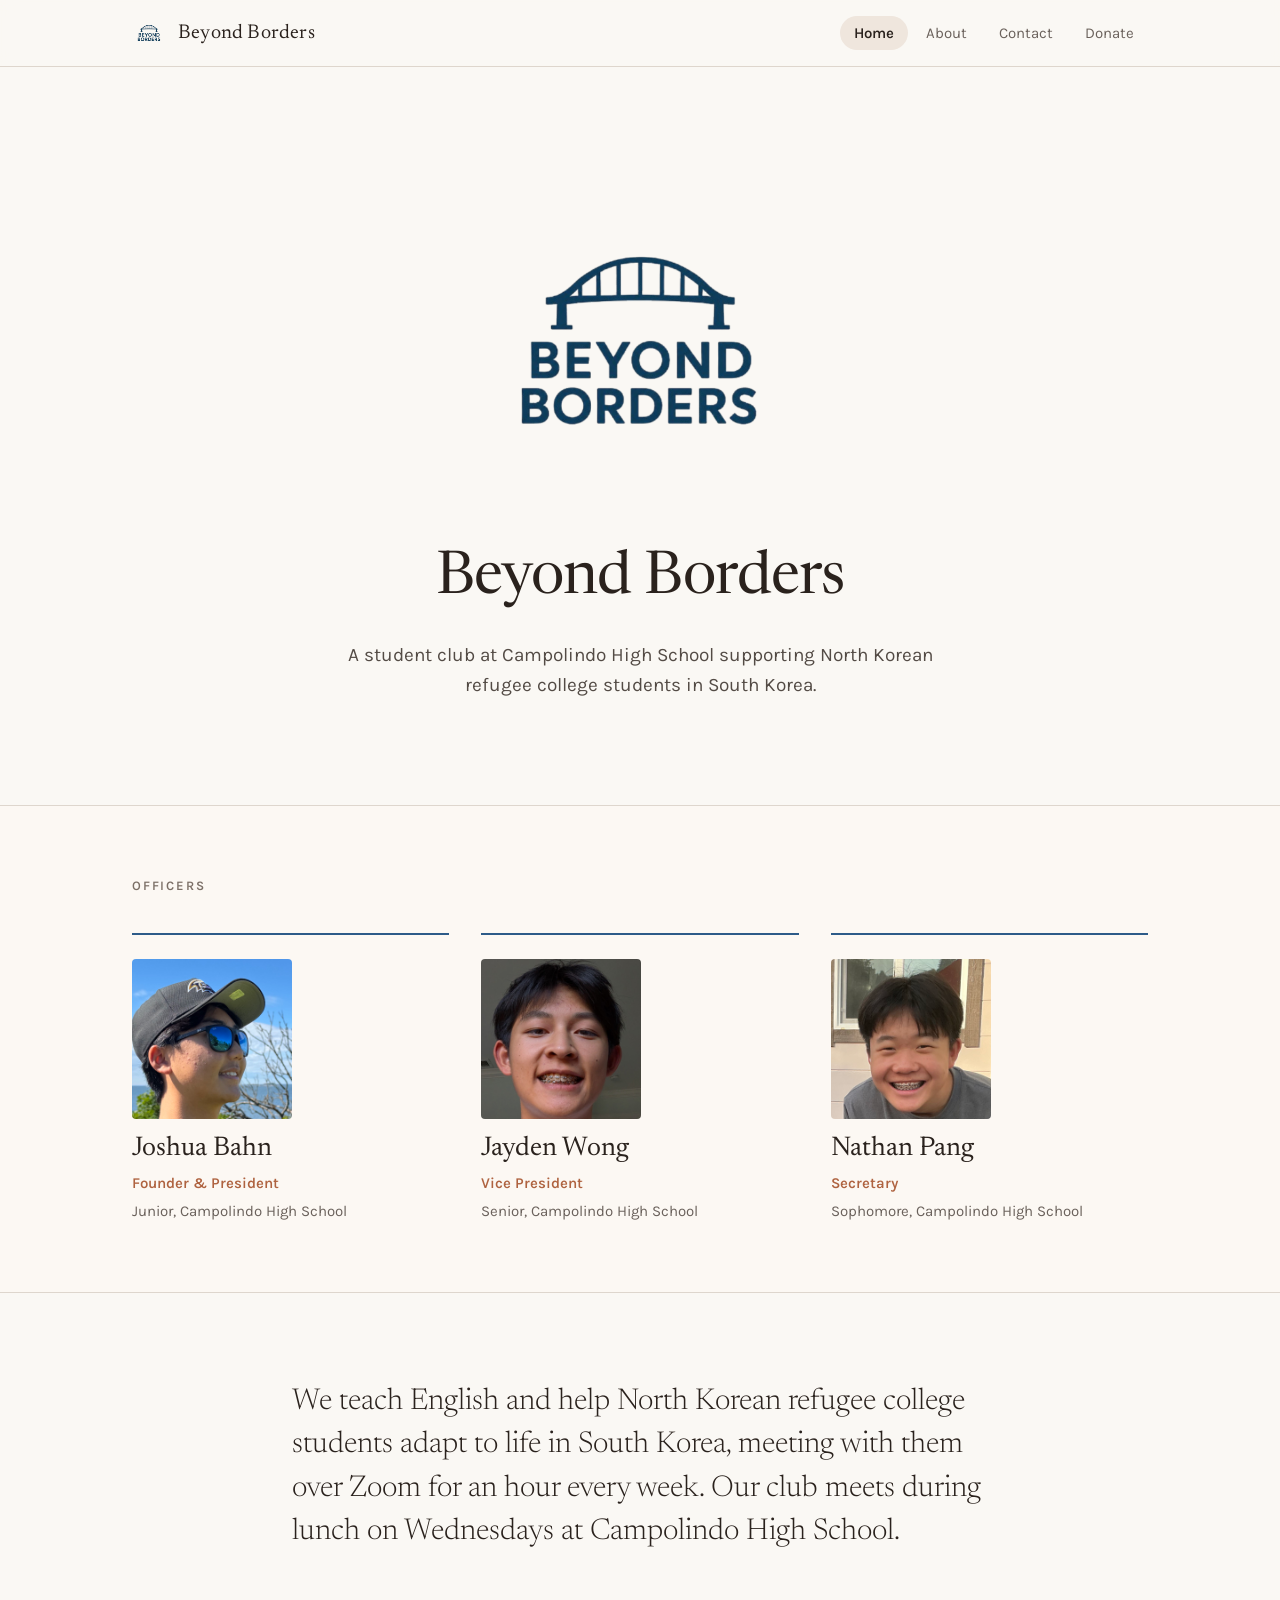
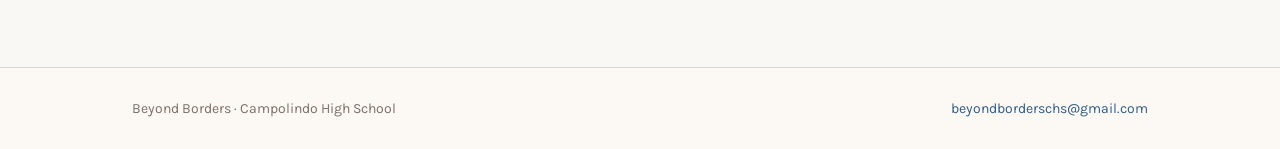
<file: index.html>
<!DOCTYPE html>
<html lang="en">
<head>
<meta charset="utf-8">
<meta name="viewport" content="width=device-width, initial-scale=1">
<title>Beyond Borders · Campolindo High School</title>
<meta name="description" content="A student club at Campolindo High School supporting North Korean refugee college students in South Korea.">
<link rel="canonical" href="/">
<link rel="icon" href="/assets/favicon.svg" type="image/svg+xml">
<link rel="apple-touch-icon" href="/assets/logo.png">

<meta property="og:type" content="website">
<meta property="og:title" content="Beyond Borders · Campolindo High School">
<meta property="og:description" content="A student club at Campolindo High School supporting North Korean refugee college students in South Korea.">
<meta property="og:image" content="/assets/logo.png">
<meta name="twitter:card" content="summary">

<link rel="preconnect" href="https://fonts.googleapis.com">
<link rel="preconnect" href="https://fonts.gstatic.com" crossorigin>
<link href="https://fonts.googleapis.com/css2?family=Newsreader:ital,opsz,wght@0,6..72,300;0,6..72,400;0,6..72,500;1,6..72,300&amp;family=Karla:wght@400;500;600&amp;display=swap" rel="stylesheet">
<link rel="stylesheet" href="/assets/styles.css">
</head>
<body>

<a class="skip" href="#main">Skip to content</a>

<header class="site-header">
  <div class="site-header__inner">
    <a class="brand" href="/">
      <img class="brand__mark" src="/assets/logo.png" alt="" width="1048" height="1048">
      <span class="brand__name">Beyond Borders</span>
    </a>
    <nav class="nav" aria-label="Primary">
      <a class="nav__link" href="/" aria-current="page">Home</a>
      <a class="nav__link" href="/about">About</a>
      <a class="nav__link" href="/contact">Contact</a>
      <a class="nav__link" href="/donate">Donate</a>
    </nav>
  </div>
</header>

<main id="main" class="page">

  <section class="hero">
    <img class="hero__mark" src="/assets/logo.png" alt="Beyond Borders club logo" width="1048" height="1048">
    <h1 class="hero__title">Beyond Borders</h1>
    <p class="hero__lede">A student club at Campolindo High School supporting North Korean refugee college students in South Korea.</p>
  </section>

  <section class="band band--tint">
    <div class="section">
      <h2 class="eyebrow">Officers</h2>
      <ul class="officers">
        <li class="officer">
          <img class="officer__photo" src="/assets/team/joshua-bahn.jpg" alt="Joshua Bahn" width="720" height="720" loading="lazy" decoding="async">
          <div class="officer__name">Joshua Bahn</div>
          <div class="officer__role">Founder &amp; President</div>
          <div class="officer__year">Junior, Campolindo High School</div>
        </li>
        <li class="officer">
          <img class="officer__photo" src="/assets/team/jayden-wong.jpg" alt="Jayden Wong" width="720" height="720" loading="lazy" decoding="async">
          <div class="officer__name">Jayden Wong</div>
          <div class="officer__role">Vice President</div>
          <div class="officer__year">Senior, Campolindo High School</div>
        </li>
        <li class="officer">
          <img class="officer__photo" src="/assets/team/nathan-pang.jpg" alt="Nathan Pang" width="720" height="720" loading="lazy" decoding="async">
          <div class="officer__name">Nathan Pang</div>
          <div class="officer__role">Secretary</div>
          <div class="officer__year">Sophomore, Campolindo High School</div>
        </li>
      </ul>
    </div>
  </section>

  <section class="band">
    <div class="statement">
      <p>We teach English and help North Korean refugee college students adapt to life in South Korea, meeting with them over Zoom for an hour every week. Our club meets during lunch on Wednesdays at Campolindo High School.</p>
    </div>
  </section>

</main>

<footer class="site-footer">
  <div class="site-footer__inner">
    <span>Beyond Borders · Campolindo High School</span>
    <a href="mailto:beyondborderschs@gmail.com">beyondborderschs@gmail.com</a>
  </div>
</footer>

</body>
</html>
</file>
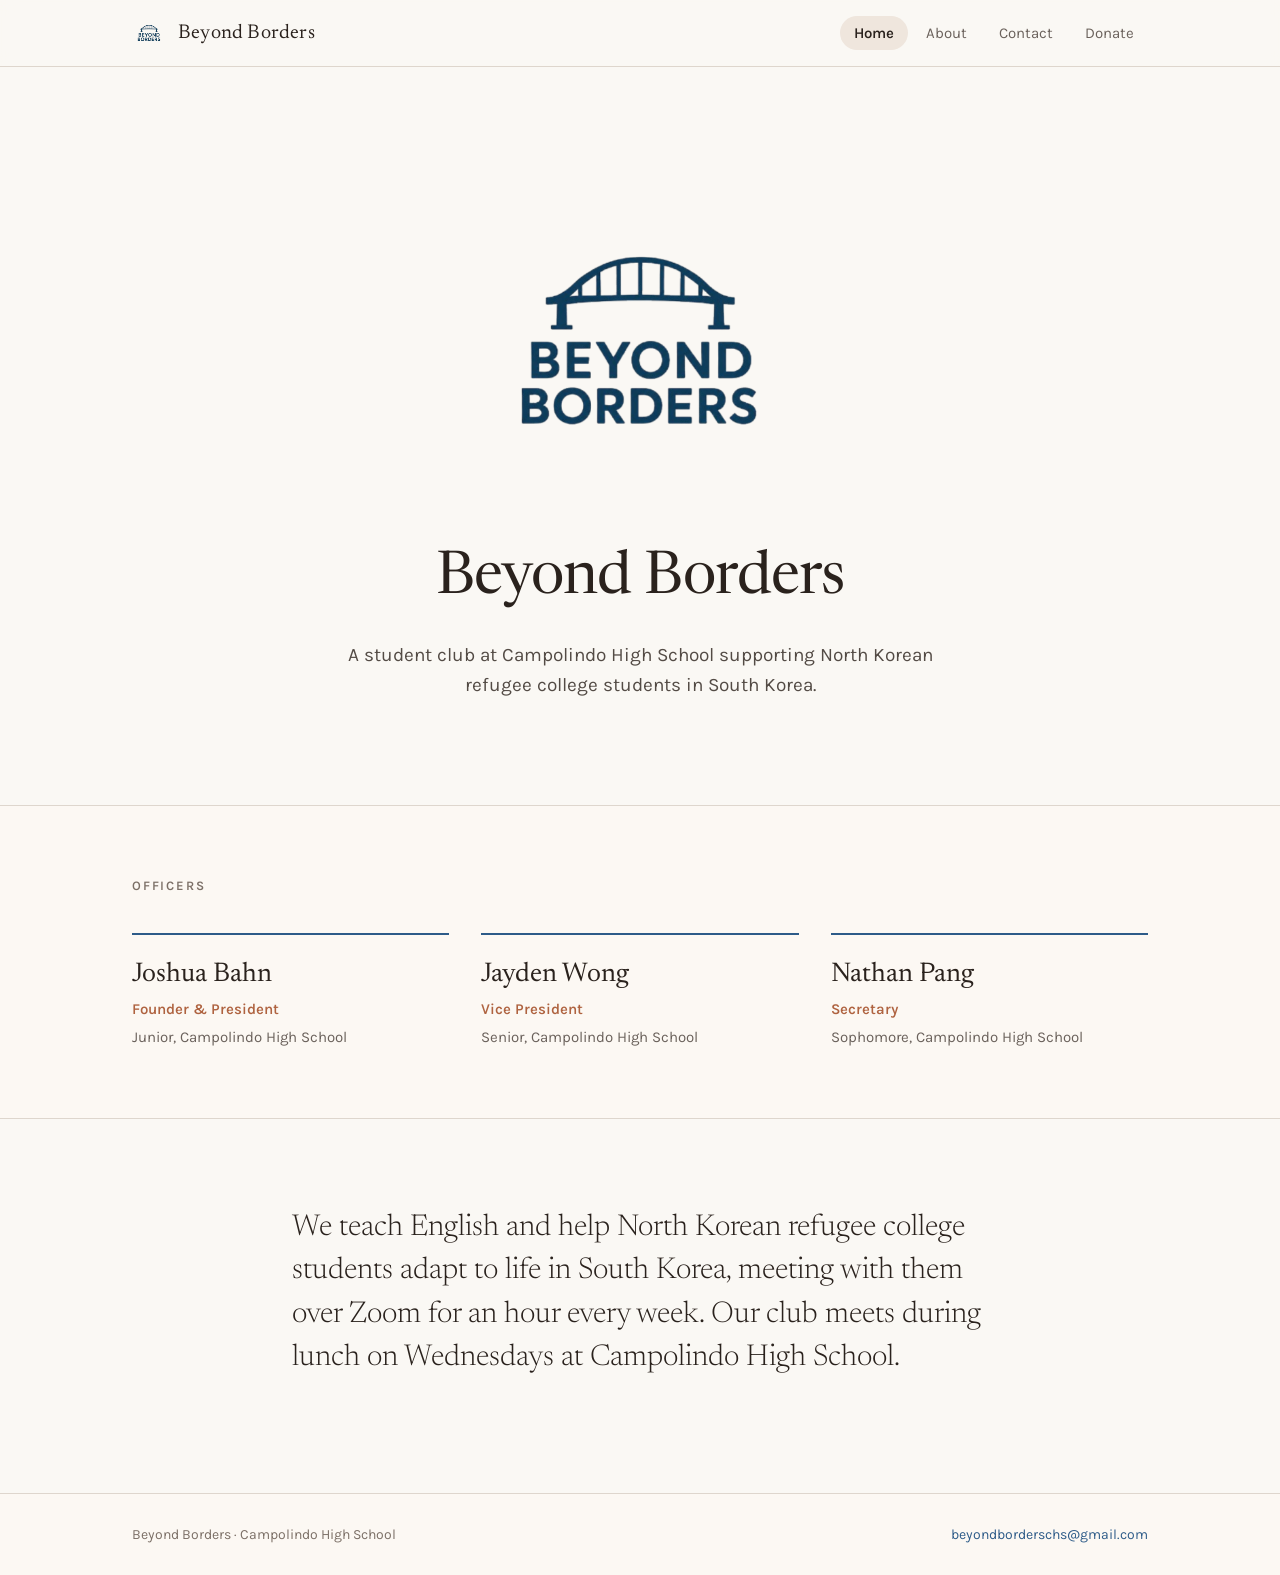
<file: BeyondBorders/index.html>
<!DOCTYPE html>
<html lang="en">
<head>
<meta charset="utf-8">
<meta name="viewport" content="width=device-width, initial-scale=1">
<title>Beyond Borders · Campolindo High School</title>
<meta name="description" content="A student club at Campolindo High School supporting North Korean refugee college students in South Korea.">
<link rel="canonical" href="/">
<link rel="icon" href="/assets/favicon.svg" type="image/svg+xml">
<link rel="apple-touch-icon" href="/assets/logo.png">

<meta property="og:type" content="website">
<meta property="og:title" content="Beyond Borders · Campolindo High School">
<meta property="og:description" content="A student club at Campolindo High School supporting North Korean refugee college students in South Korea.">
<meta property="og:image" content="/assets/logo.png">
<meta name="twitter:card" content="summary">

<link rel="preconnect" href="https://fonts.googleapis.com">
<link rel="preconnect" href="https://fonts.gstatic.com" crossorigin>
<link href="https://fonts.googleapis.com/css2?family=Newsreader:ital,opsz,wght@0,6..72,300;0,6..72,400;0,6..72,500;1,6..72,300&amp;family=Karla:wght@400;500;600&amp;display=swap" rel="stylesheet">
<link rel="stylesheet" href="/assets/styles.css">
</head>
<body>

<a class="skip" href="#main">Skip to content</a>

<header class="site-header">
  <div class="site-header__inner">
    <a class="brand" href="/">
      <img class="brand__mark" src="/assets/logo.png" alt="" width="1246" height="1262">
      <span class="brand__name">Beyond Borders</span>
    </a>
    <nav class="nav" aria-label="Primary">
      <a class="nav__link" href="/" aria-current="page">Home</a>
      <a class="nav__link" href="/about">About</a>
      <a class="nav__link" href="/contact">Contact</a>
      <a class="nav__link" href="/donate">Donate</a>
    </nav>
  </div>
</header>

<main id="main" class="page">

  <section class="hero">
    <img class="hero__mark" src="/assets/logo.png" alt="Beyond Borders club logo" width="1246" height="1262">
    <h1 class="hero__title">Beyond Borders</h1>
    <p class="hero__lede">A student club at Campolindo High School supporting North Korean refugee college students in South Korea.</p>
  </section>

  <section class="band band--tint">
    <div class="section">
      <h2 class="eyebrow">Officers</h2>
      <ul class="officers">
        <li class="officer">
          <div class="officer__name">Joshua Bahn</div>
          <div class="officer__role">Founder &amp; President</div>
          <div class="officer__year">Junior, Campolindo High School</div>
        </li>
        <li class="officer">
          <div class="officer__name">Jayden Wong</div>
          <div class="officer__role">Vice President</div>
          <div class="officer__year">Senior, Campolindo High School</div>
        </li>
        <li class="officer">
          <div class="officer__name">Nathan Pang</div>
          <div class="officer__role">Secretary</div>
          <div class="officer__year">Sophomore, Campolindo High School</div>
        </li>
      </ul>
    </div>
  </section>

  <section class="band">
    <div class="statement">
      <p>We teach English and help North Korean refugee college students adapt to life in South Korea, meeting with them over Zoom for an hour every week. Our club meets during lunch on Wednesdays at Campolindo High School.</p>
    </div>
  </section>

</main>

<footer class="site-footer">
  <div class="site-footer__inner">
    <span>Beyond Borders · Campolindo High School</span>
    <a href="mailto:beyondborderschs@gmail.com">beyondborderschs@gmail.com</a>
  </div>
</footer>

</body>
</html>
</file>
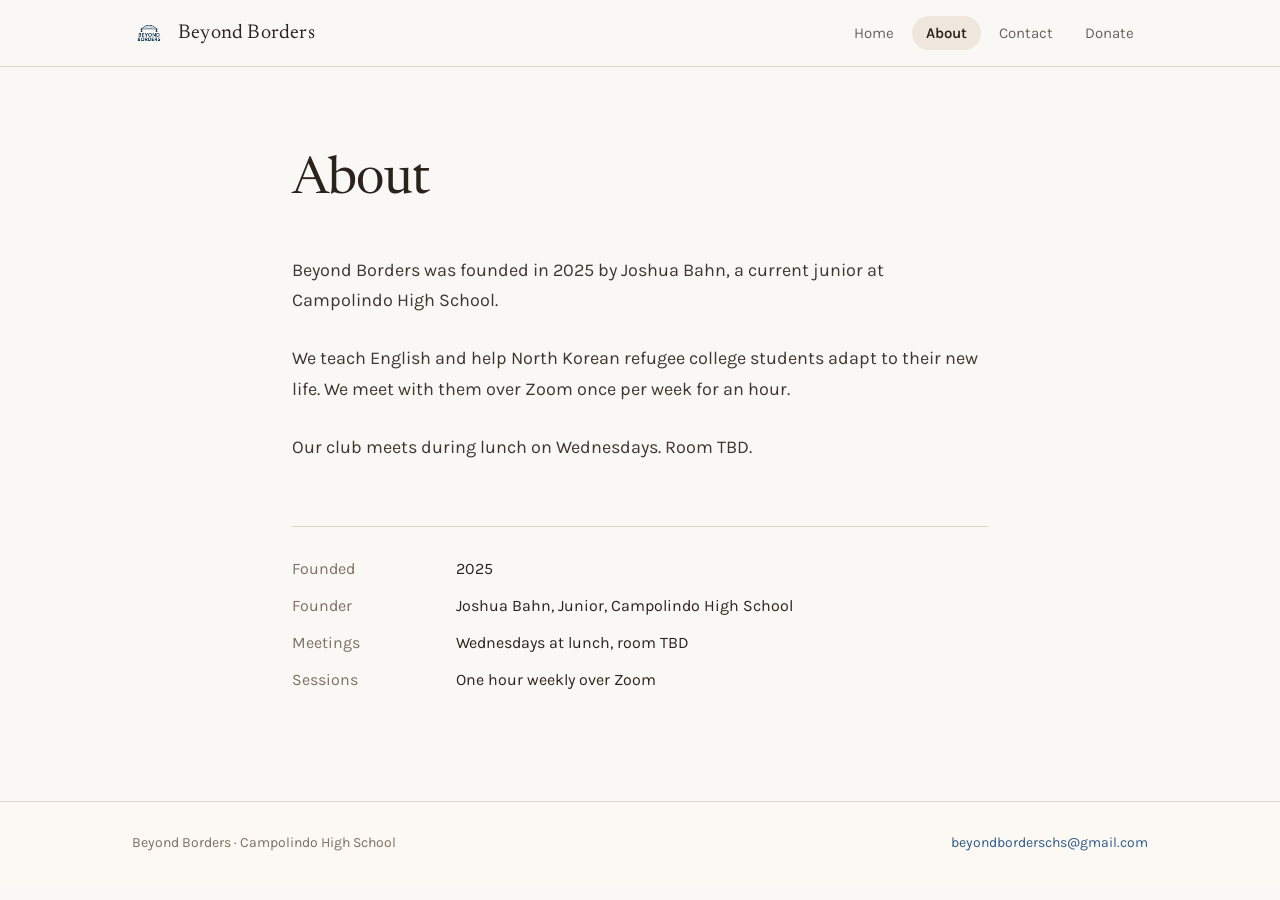
<file: about.html>
<!DOCTYPE html>
<html lang="en">
<head>
<meta charset="utf-8">
<meta name="viewport" content="width=device-width, initial-scale=1">
<title>About · Beyond Borders</title>
<meta name="description" content="Beyond Borders was founded in 2025 at Campolindo High School. We teach English and help North Korean refugee college students adapt to life in South Korea.">
<link rel="canonical" href="/about">
<link rel="icon" href="/assets/favicon.svg" type="image/svg+xml">
<link rel="apple-touch-icon" href="/assets/logo.png">

<meta property="og:type" content="website">
<meta property="og:title" content="About · Beyond Borders">
<meta property="og:description" content="Beyond Borders was founded in 2025 at Campolindo High School.">
<meta property="og:image" content="/assets/logo.png">
<meta name="twitter:card" content="summary">

<link rel="preconnect" href="https://fonts.googleapis.com">
<link rel="preconnect" href="https://fonts.gstatic.com" crossorigin>
<link href="https://fonts.googleapis.com/css2?family=Newsreader:ital,opsz,wght@0,6..72,300;0,6..72,400;0,6..72,500;1,6..72,300&amp;family=Karla:wght@400;500;600&amp;display=swap" rel="stylesheet">
<link rel="stylesheet" href="/assets/styles.css">
</head>
<body>

<a class="skip" href="#main">Skip to content</a>

<header class="site-header">
  <div class="site-header__inner">
    <a class="brand" href="/">
      <img class="brand__mark" src="/assets/logo.png" alt="" width="1048" height="1048">
      <span class="brand__name">Beyond Borders</span>
    </a>
    <nav class="nav" aria-label="Primary">
      <a class="nav__link" href="/">Home</a>
      <a class="nav__link" href="/about" aria-current="page">About</a>
      <a class="nav__link" href="/contact">Contact</a>
      <a class="nav__link" href="/donate">Donate</a>
    </nav>
  </div>
</header>

<main id="main" class="page wrap--read">
  <h1 class="page-title page-title--spaced">About</h1>

  <div class="prose">
    <p>Beyond Borders was founded in 2025 by Joshua Bahn, a current junior at Campolindo High School.</p>
    <p>We teach English and help North Korean refugee college students adapt to their new life. We meet with them over Zoom once per week for an hour.</p>
    <p>Our club meets during lunch on Wednesdays. Room TBD.</p>
  </div>

  <dl class="facts">
    <dt>Founded</dt><dd>2025</dd>
    <dt>Founder</dt><dd>Joshua Bahn, Junior, Campolindo High School</dd>
    <dt>Meetings</dt><dd>Wednesdays at lunch, room TBD</dd>
    <dt>Sessions</dt><dd>One hour weekly over Zoom</dd>
  </dl>
</main>

<footer class="site-footer">
  <div class="site-footer__inner">
    <span>Beyond Borders · Campolindo High School</span>
    <a href="mailto:beyondborderschs@gmail.com">beyondborderschs@gmail.com</a>
  </div>
</footer>

</body>
</html>
</file>
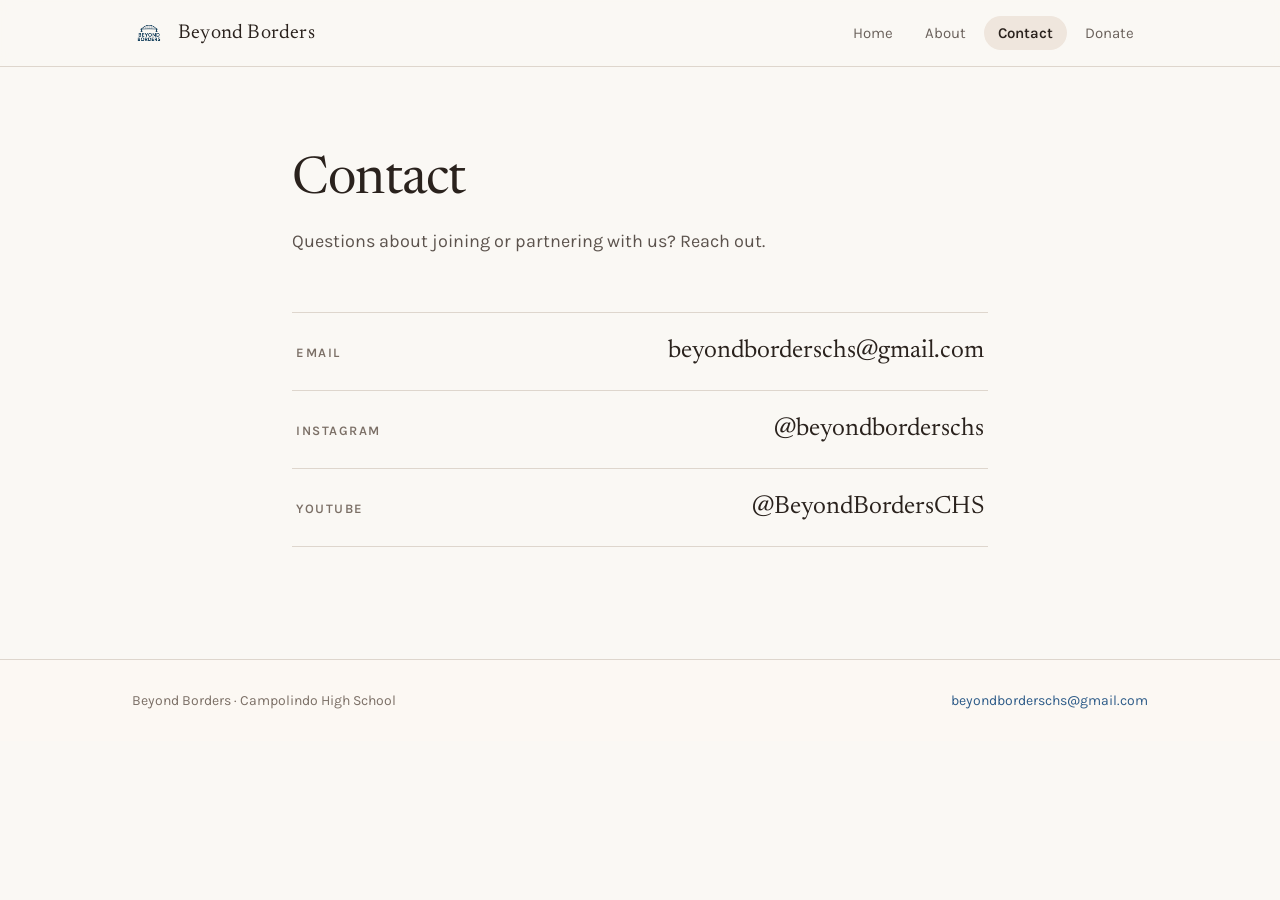
<file: contact.html>
<!DOCTYPE html>
<html lang="en">
<head>
<meta charset="utf-8">
<meta name="viewport" content="width=device-width, initial-scale=1">
<title>Contact · Beyond Borders</title>
<meta name="description" content="Questions about joining or partnering with Beyond Borders at Campolindo High School? Reach out by email, Instagram, or YouTube.">
<link rel="canonical" href="/contact">
<link rel="icon" href="/assets/favicon.svg" type="image/svg+xml">
<link rel="apple-touch-icon" href="/assets/logo.png">

<meta property="og:type" content="website">
<meta property="og:title" content="Contact · Beyond Borders">
<meta property="og:description" content="Questions about joining or partnering with us? Reach out.">
<meta property="og:image" content="/assets/logo.png">
<meta name="twitter:card" content="summary">

<link rel="preconnect" href="https://fonts.googleapis.com">
<link rel="preconnect" href="https://fonts.gstatic.com" crossorigin>
<link href="https://fonts.googleapis.com/css2?family=Newsreader:ital,opsz,wght@0,6..72,300;0,6..72,400;0,6..72,500;1,6..72,300&amp;family=Karla:wght@400;500;600&amp;display=swap" rel="stylesheet">
<link rel="stylesheet" href="/assets/styles.css">
</head>
<body>

<a class="skip" href="#main">Skip to content</a>

<header class="site-header">
  <div class="site-header__inner">
    <a class="brand" href="/">
      <img class="brand__mark" src="/assets/logo.png" alt="" width="1048" height="1048">
      <span class="brand__name">Beyond Borders</span>
    </a>
    <nav class="nav" aria-label="Primary">
      <a class="nav__link" href="/">Home</a>
      <a class="nav__link" href="/about">About</a>
      <a class="nav__link" href="/contact" aria-current="page">Contact</a>
      <a class="nav__link" href="/donate">Donate</a>
    </nav>
  </div>
</header>

<main id="main" class="page wrap--read">
  <h1 class="page-title">Contact</h1>
  <p class="page-lede">Questions about joining or partnering with us? Reach out.</p>

  <div class="channels">
    <a class="channel" href="mailto:beyondborderschs@gmail.com">
      <span class="channel__label">Email</span>
      <span class="channel__value">beyondborderschs@gmail.com</span>
    </a>
    <a class="channel" href="https://www.instagram.com/beyondborderschs" target="_blank" rel="noopener">
      <span class="channel__label">Instagram</span>
      <span class="channel__value">@beyondborderschs</span>
    </a>
    <a class="channel" href="https://www.youtube.com/@BeyondBordersCHS" target="_blank" rel="noopener">
      <span class="channel__label">YouTube</span>
      <span class="channel__value">@BeyondBordersCHS</span>
    </a>
  </div>
</main>

<footer class="site-footer">
  <div class="site-footer__inner">
    <span>Beyond Borders · Campolindo High School</span>
    <a href="mailto:beyondborderschs@gmail.com">beyondborderschs@gmail.com</a>
  </div>
</footer>

</body>
</html>
</file>
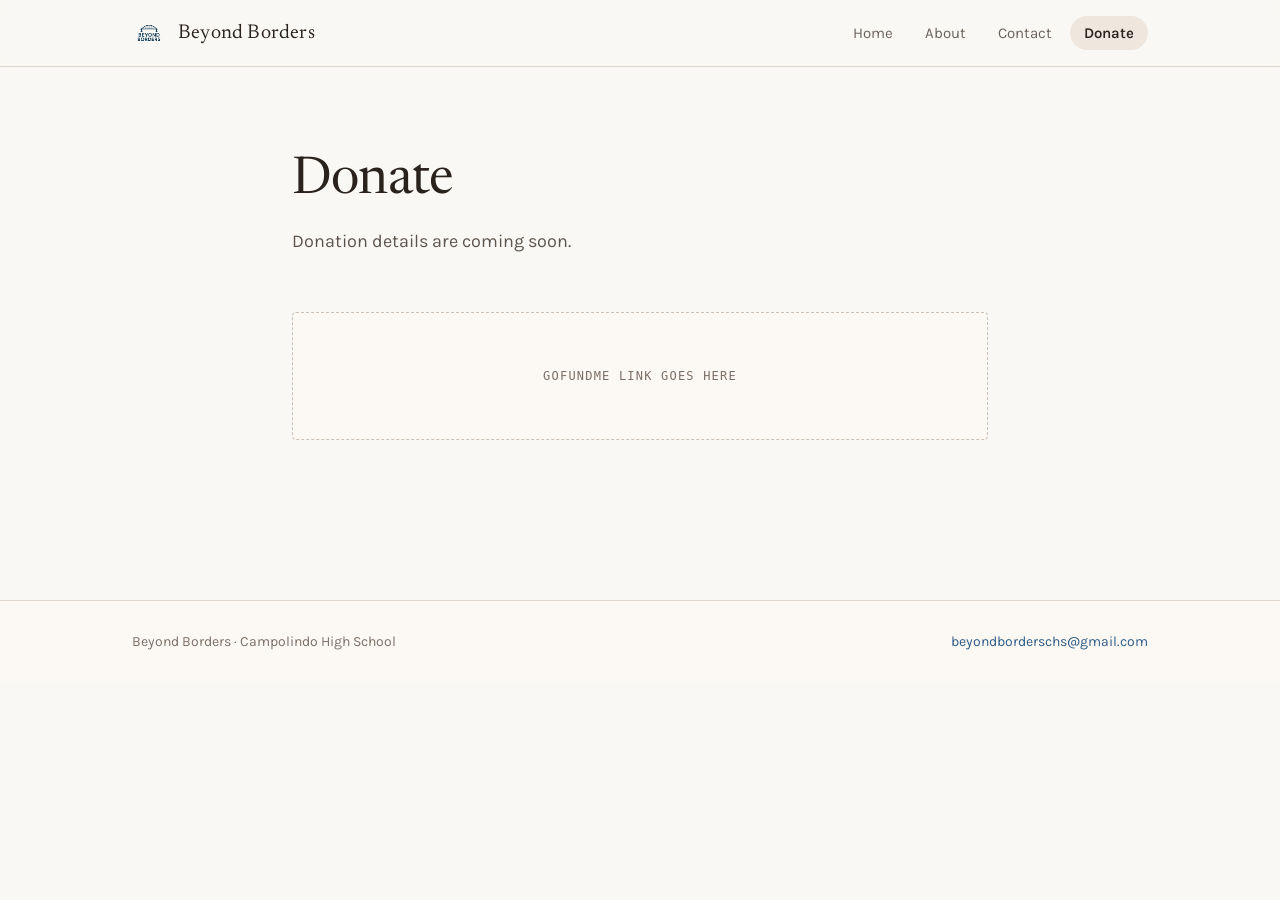
<file: donate.html>
<!DOCTYPE html>
<html lang="en">
<head>
<meta charset="utf-8">
<meta name="viewport" content="width=device-width, initial-scale=1">
<title>Donate · Beyond Borders</title>
<meta name="description" content="Support Beyond Borders, a student club at Campolindo High School serving North Korean refugee college students in South Korea.">
<link rel="canonical" href="/donate">
<link rel="icon" href="/assets/favicon.svg" type="image/svg+xml">
<link rel="apple-touch-icon" href="/assets/logo.png">

<meta property="og:type" content="website">
<meta property="og:title" content="Donate · Beyond Borders">
<meta property="og:description" content="Support Beyond Borders at Campolindo High School.">
<meta property="og:image" content="/assets/logo.png">
<meta name="twitter:card" content="summary">

<link rel="preconnect" href="https://fonts.googleapis.com">
<link rel="preconnect" href="https://fonts.gstatic.com" crossorigin>
<link href="https://fonts.googleapis.com/css2?family=Newsreader:ital,opsz,wght@0,6..72,300;0,6..72,400;0,6..72,500;1,6..72,300&amp;family=Karla:wght@400;500;600&amp;display=swap" rel="stylesheet">
<link rel="stylesheet" href="/assets/styles.css">
</head>
<body>

<a class="skip" href="#main">Skip to content</a>

<header class="site-header">
  <div class="site-header__inner">
    <a class="brand" href="/">
      <img class="brand__mark" src="/assets/logo.png" alt="" width="1048" height="1048">
      <span class="brand__name">Beyond Borders</span>
    </a>
    <nav class="nav" aria-label="Primary">
      <a class="nav__link" href="/">Home</a>
      <a class="nav__link" href="/about">About</a>
      <a class="nav__link" href="/contact">Contact</a>
      <a class="nav__link" href="/donate" aria-current="page">Donate</a>
    </nav>
  </div>
</header>

<main id="main" class="page wrap--read wrap--tall">
  <h1 class="page-title">Donate</h1>
  <p class="page-lede">Donation details are coming soon.</p>

  <!-- When the GoFundMe is live, replace this card with the CTA block below it. -->
  <div class="placeholder-card">
    <div class="placeholder-card__text">GOFUNDME LINK GOES HERE</div>
  </div>

  <!--
  <p style="margin: 0 0 32px;">
    <a class="donate-cta" href="https://gofund.me/YOUR-CAMPAIGN" target="_blank" rel="noopener">Donate on GoFundMe</a>
  </p>
  -->
</main>

<footer class="site-footer">
  <div class="site-footer__inner">
    <span>Beyond Borders · Campolindo High School</span>
    <a href="mailto:beyondborderschs@gmail.com">beyondborderschs@gmail.com</a>
  </div>
</footer>

</body>
</html>
</file>
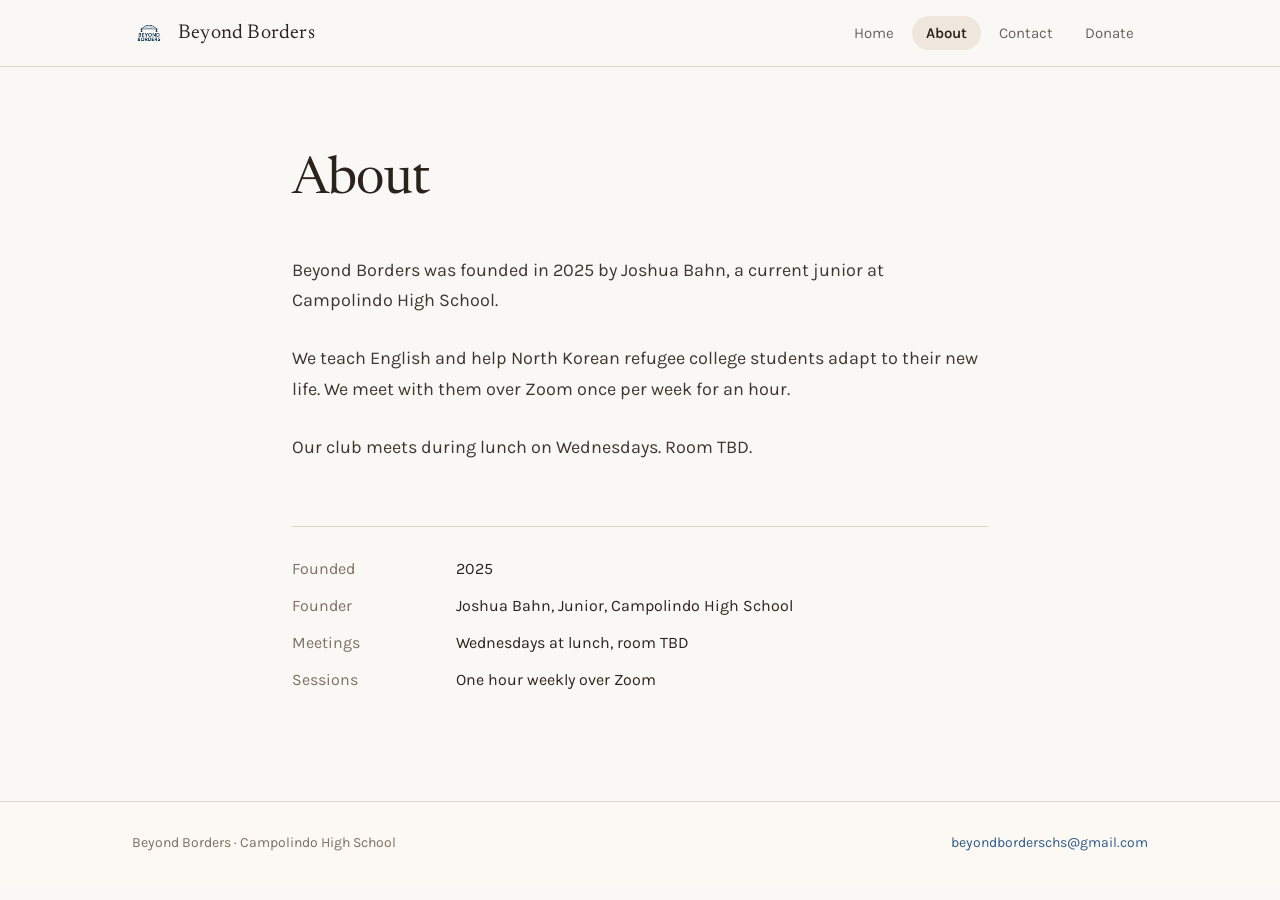
<file: BeyondBorders/about.html>
<!DOCTYPE html>
<html lang="en">
<head>
<meta charset="utf-8">
<meta name="viewport" content="width=device-width, initial-scale=1">
<title>About · Beyond Borders</title>
<meta name="description" content="Beyond Borders was founded in 2025 at Campolindo High School. We teach English and help North Korean refugee college students adapt to life in South Korea.">
<link rel="canonical" href="/about">
<link rel="icon" href="/assets/favicon.svg" type="image/svg+xml">
<link rel="apple-touch-icon" href="/assets/logo.png">

<meta property="og:type" content="website">
<meta property="og:title" content="About · Beyond Borders">
<meta property="og:description" content="Beyond Borders was founded in 2025 at Campolindo High School.">
<meta property="og:image" content="/assets/logo.png">
<meta name="twitter:card" content="summary">

<link rel="preconnect" href="https://fonts.googleapis.com">
<link rel="preconnect" href="https://fonts.gstatic.com" crossorigin>
<link href="https://fonts.googleapis.com/css2?family=Newsreader:ital,opsz,wght@0,6..72,300;0,6..72,400;0,6..72,500;1,6..72,300&amp;family=Karla:wght@400;500;600&amp;display=swap" rel="stylesheet">
<link rel="stylesheet" href="/assets/styles.css">
</head>
<body>

<a class="skip" href="#main">Skip to content</a>

<header class="site-header">
  <div class="site-header__inner">
    <a class="brand" href="/">
      <img class="brand__mark" src="/assets/logo.png" alt="" width="1246" height="1262">
      <span class="brand__name">Beyond Borders</span>
    </a>
    <nav class="nav" aria-label="Primary">
      <a class="nav__link" href="/">Home</a>
      <a class="nav__link" href="/about" aria-current="page">About</a>
      <a class="nav__link" href="/contact">Contact</a>
      <a class="nav__link" href="/donate">Donate</a>
    </nav>
  </div>
</header>

<main id="main" class="page wrap--read">
  <h1 class="page-title page-title--spaced">About</h1>

  <div class="prose">
    <p>Beyond Borders was founded in 2025 by Joshua Bahn, a current junior at Campolindo High School.</p>
    <p>We teach English and help North Korean refugee college students adapt to their new life. We meet with them over Zoom once per week for an hour.</p>
    <p>Our club meets during lunch on Wednesdays. Room TBD.</p>
  </div>

  <dl class="facts">
    <dt>Founded</dt><dd>2025</dd>
    <dt>Founder</dt><dd>Joshua Bahn, Junior, Campolindo High School</dd>
    <dt>Meetings</dt><dd>Wednesdays at lunch, room TBD</dd>
    <dt>Sessions</dt><dd>One hour weekly over Zoom</dd>
  </dl>
</main>

<footer class="site-footer">
  <div class="site-footer__inner">
    <span>Beyond Borders · Campolindo High School</span>
    <a href="mailto:beyondborderschs@gmail.com">beyondborderschs@gmail.com</a>
  </div>
</footer>

</body>
</html>
</file>
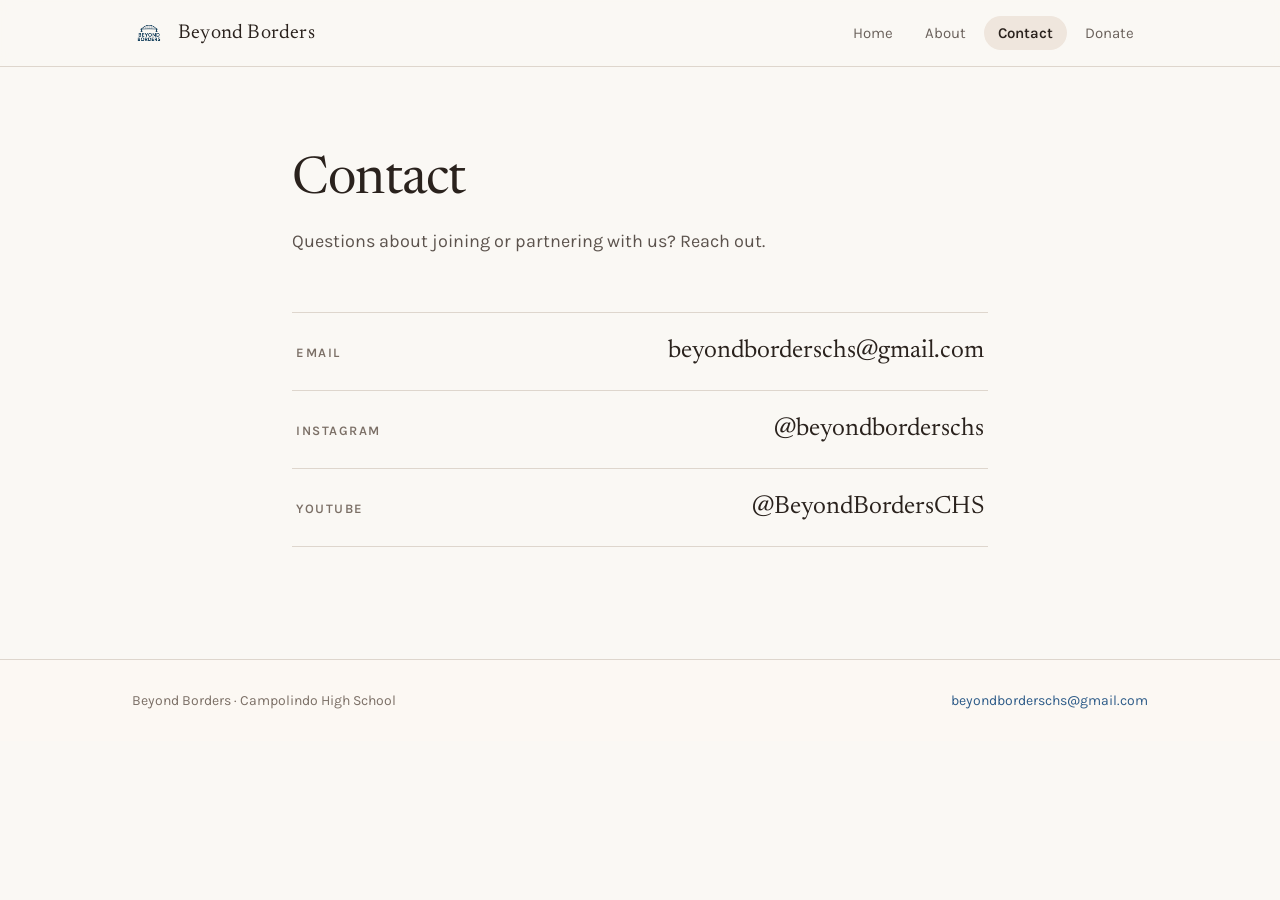
<file: BeyondBorders/contact.html>
<!DOCTYPE html>
<html lang="en">
<head>
<meta charset="utf-8">
<meta name="viewport" content="width=device-width, initial-scale=1">
<title>Contact · Beyond Borders</title>
<meta name="description" content="Questions about joining or partnering with Beyond Borders at Campolindo High School? Reach out by email, Instagram, or YouTube.">
<link rel="canonical" href="/contact">
<link rel="icon" href="/assets/favicon.svg" type="image/svg+xml">
<link rel="apple-touch-icon" href="/assets/logo.png">

<meta property="og:type" content="website">
<meta property="og:title" content="Contact · Beyond Borders">
<meta property="og:description" content="Questions about joining or partnering with us? Reach out.">
<meta property="og:image" content="/assets/logo.png">
<meta name="twitter:card" content="summary">

<link rel="preconnect" href="https://fonts.googleapis.com">
<link rel="preconnect" href="https://fonts.gstatic.com" crossorigin>
<link href="https://fonts.googleapis.com/css2?family=Newsreader:ital,opsz,wght@0,6..72,300;0,6..72,400;0,6..72,500;1,6..72,300&amp;family=Karla:wght@400;500;600&amp;display=swap" rel="stylesheet">
<link rel="stylesheet" href="/assets/styles.css">
</head>
<body>

<a class="skip" href="#main">Skip to content</a>

<header class="site-header">
  <div class="site-header__inner">
    <a class="brand" href="/">
      <img class="brand__mark" src="/assets/logo.png" alt="" width="1246" height="1262">
      <span class="brand__name">Beyond Borders</span>
    </a>
    <nav class="nav" aria-label="Primary">
      <a class="nav__link" href="/">Home</a>
      <a class="nav__link" href="/about">About</a>
      <a class="nav__link" href="/contact" aria-current="page">Contact</a>
      <a class="nav__link" href="/donate">Donate</a>
    </nav>
  </div>
</header>

<main id="main" class="page wrap--read">
  <h1 class="page-title">Contact</h1>
  <p class="page-lede">Questions about joining or partnering with us? Reach out.</p>

  <div class="channels">
    <a class="channel" href="mailto:beyondborderschs@gmail.com">
      <span class="channel__label">Email</span>
      <span class="channel__value">beyondborderschs@gmail.com</span>
    </a>
    <a class="channel" href="https://www.instagram.com/beyondborderschs" target="_blank" rel="noopener">
      <span class="channel__label">Instagram</span>
      <span class="channel__value">@beyondborderschs</span>
    </a>
    <a class="channel" href="https://www.youtube.com/@BeyondBordersCHS" target="_blank" rel="noopener">
      <span class="channel__label">YouTube</span>
      <span class="channel__value">@BeyondBordersCHS</span>
    </a>
  </div>
</main>

<footer class="site-footer">
  <div class="site-footer__inner">
    <span>Beyond Borders · Campolindo High School</span>
    <a href="mailto:beyondborderschs@gmail.com">beyondborderschs@gmail.com</a>
  </div>
</footer>

</body>
</html>
</file>
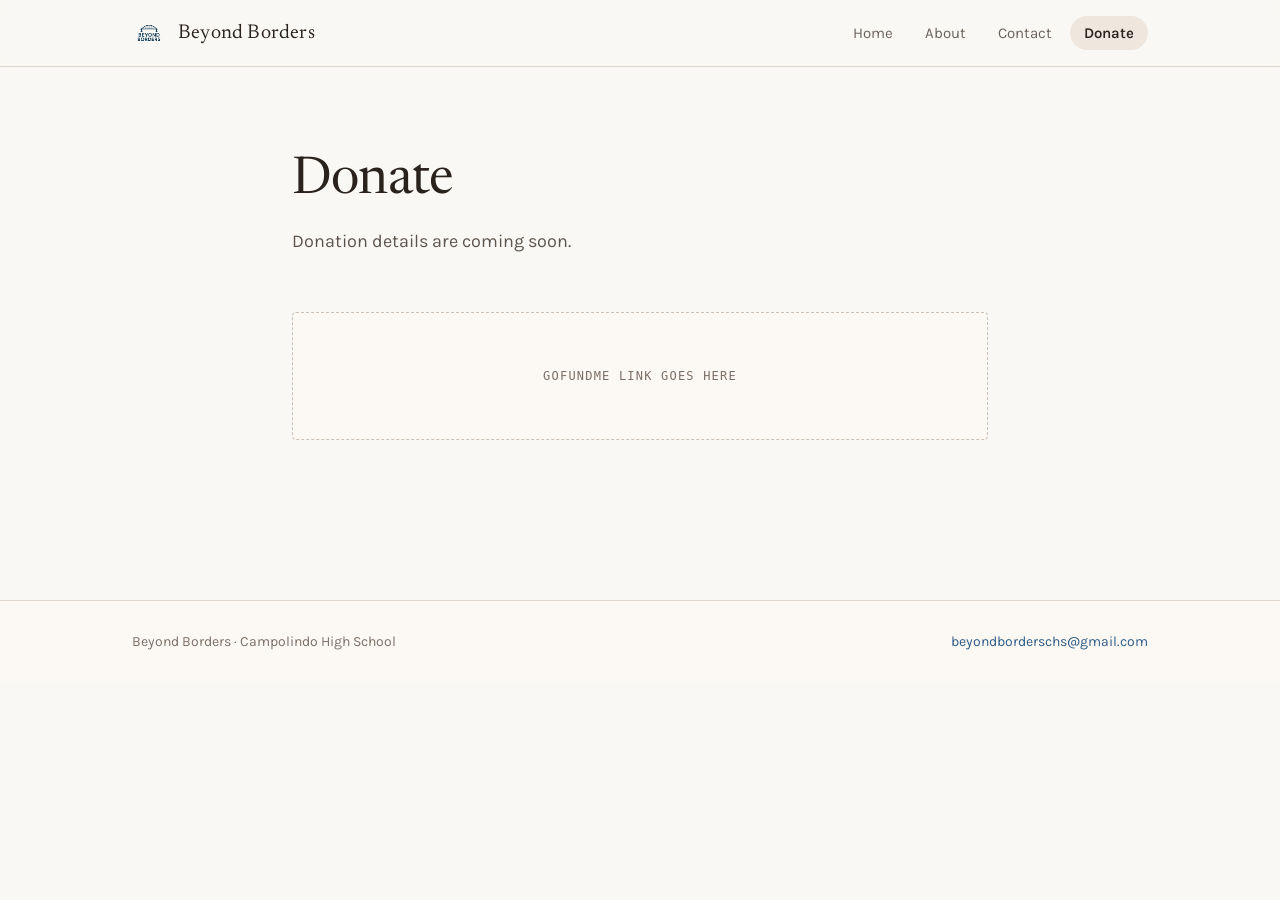
<file: BeyondBorders/donate.html>
<!DOCTYPE html>
<html lang="en">
<head>
<meta charset="utf-8">
<meta name="viewport" content="width=device-width, initial-scale=1">
<title>Donate · Beyond Borders</title>
<meta name="description" content="Support Beyond Borders, a student club at Campolindo High School serving North Korean refugee college students in South Korea.">
<link rel="canonical" href="/donate">
<link rel="icon" href="/assets/favicon.svg" type="image/svg+xml">
<link rel="apple-touch-icon" href="/assets/logo.png">

<meta property="og:type" content="website">
<meta property="og:title" content="Donate · Beyond Borders">
<meta property="og:description" content="Support Beyond Borders at Campolindo High School.">
<meta property="og:image" content="/assets/logo.png">
<meta name="twitter:card" content="summary">

<link rel="preconnect" href="https://fonts.googleapis.com">
<link rel="preconnect" href="https://fonts.gstatic.com" crossorigin>
<link href="https://fonts.googleapis.com/css2?family=Newsreader:ital,opsz,wght@0,6..72,300;0,6..72,400;0,6..72,500;1,6..72,300&amp;family=Karla:wght@400;500;600&amp;display=swap" rel="stylesheet">
<link rel="stylesheet" href="/assets/styles.css">
</head>
<body>

<a class="skip" href="#main">Skip to content</a>

<header class="site-header">
  <div class="site-header__inner">
    <a class="brand" href="/">
      <img class="brand__mark" src="/assets/logo.png" alt="" width="1246" height="1262">
      <span class="brand__name">Beyond Borders</span>
    </a>
    <nav class="nav" aria-label="Primary">
      <a class="nav__link" href="/">Home</a>
      <a class="nav__link" href="/about">About</a>
      <a class="nav__link" href="/contact">Contact</a>
      <a class="nav__link" href="/donate" aria-current="page">Donate</a>
    </nav>
  </div>
</header>

<main id="main" class="page wrap--read wrap--tall">
  <h1 class="page-title">Donate</h1>
  <p class="page-lede">Donation details are coming soon.</p>

  <!-- When the GoFundMe is live, replace this card with the CTA block below it. -->
  <div class="placeholder-card">
    <div class="placeholder-card__text">GOFUNDME LINK GOES HERE</div>
  </div>

  <!--
  <p style="margin: 0 0 32px;">
    <a class="donate-cta" href="https://gofund.me/YOUR-CAMPAIGN" target="_blank" rel="noopener">Donate on GoFundMe</a>
  </p>
  -->
</main>

<footer class="site-footer">
  <div class="site-footer__inner">
    <span>Beyond Borders · Campolindo High School</span>
    <a href="mailto:beyondborderschs@gmail.com">beyondborderschs@gmail.com</a>
  </div>
</footer>

</body>
</html>
</file>
<file: assets/styles.css>
/* Beyond Borders CHS — shared styles */

:root {
  --bg:        #faf8f4;
  --surface:   oklch(0.98 0.008 70);
  --border:    oklch(0.88 0.015 70);
  --border-2:  oklch(0.82 0.02 70);
  --pill:      oklch(0.93 0.015 70);

  --ink:       oklch(0.26 0.015 60);
  --ink-2:     oklch(0.34 0.015 60);
  --ink-3:     oklch(0.42 0.015 60);
  --ink-4:     oklch(0.45 0.015 60);
  --ink-5:     oklch(0.5 0.015 60);
  --muted:     oklch(0.55 0.02 60);

  --blue:      oklch(0.46 0.09 250);
  --amber:     oklch(0.58 0.11 45);

  --serif: Newsreader, Georgia, serif;
  --sans:  Karla, system-ui, -apple-system, sans-serif;

  --wide: 1080px;
  --read: 760px;
  --gutter: 32px;
}

*, *::before, *::after { box-sizing: border-box; }

html { -webkit-text-size-adjust: 100%; }

body {
  margin: 0;
  min-height: 100vh;
  background: var(--bg);
  color: var(--ink);
  font-family: var(--sans);
  -webkit-font-smoothing: antialiased;
}

a { color: var(--blue); }
a:hover { color: var(--amber); }

img { max-width: 100%; height: auto; }

@keyframes bbfade {
  from { opacity: 0; transform: translateY(8px); }
  to   { opacity: 1; transform: none; }
}

.page { animation: bbfade 0.4s ease both; }

@media (prefers-reduced-motion: reduce) {
  .page { animation: none; }
  * { transition: none !important; }
}

/* Skip link ------------------------------------------------------------- */

.skip {
  position: absolute;
  left: -9999px;
  top: 0;
  z-index: 100;
  padding: 10px 16px;
  background: var(--bg);
  border: 1px solid var(--border);
  border-radius: 4px;
  font-size: 14px;
}
.skip:focus { left: 12px; top: 12px; }

/* Header ---------------------------------------------------------------- */

.site-header {
  position: sticky;
  top: 0;
  z-index: 10;
  background: rgba(250, 248, 244, 0.92);
  backdrop-filter: blur(8px);
  -webkit-backdrop-filter: blur(8px);
  border-bottom: 1px solid var(--border);
}

.site-header__inner {
  max-width: var(--wide);
  margin: 0 auto;
  padding: 16px var(--gutter);
  display: flex;
  align-items: center;
  justify-content: space-between;
  gap: 24px;
}

.brand {
  display: flex;
  align-items: center;
  gap: 12px;
  text-decoration: none;
  color: inherit;
}
.brand:hover { color: inherit; }

.brand__mark {
  width: 34px;
  height: 34px;
  display: block;
  object-fit: contain;
}

.brand__name {
  font-family: var(--serif);
  font-size: 20px;
  letter-spacing: 0.01em;
  white-space: nowrap;
}

.nav {
  display: flex;
  gap: 4px;
  flex-wrap: wrap;
  justify-content: flex-end;
}

.nav__link {
  font: inherit;
  font-size: 15px;
  color: var(--ink-5);
  text-decoration: none;
  padding: 8px 14px;
  border-radius: 999px;
  background: transparent;
  transition: background 0.15s, color 0.15s;
}
.nav__link:hover { color: var(--ink); }

.nav__link[aria-current="page"] {
  background: var(--pill);
  color: var(--ink);
  font-weight: 600;
}

/* Layout ---------------------------------------------------------------- */

.wrap        { max-width: var(--wide); margin: 0 auto; padding: 0 var(--gutter); }
.wrap--read  { max-width: var(--read); margin: 0 auto; padding: 88px var(--gutter) 112px; }
.wrap--tall  { padding-bottom: 160px; }

.band        { border-top: 1px solid var(--border); }
.band--tint  { background: var(--surface); }

/* Home: hero ------------------------------------------------------------ */

.hero {
  max-width: var(--wide);
  margin: 0 auto;
  padding: 96px var(--gutter) 104px;
  display: flex;
  flex-direction: column;
  align-items: center;
  text-align: center;
  gap: 28px;
}

.hero__mark {
  width: 356px;
  max-width: 100%;
  height: auto;
  display: block;
  object-fit: contain;
}

.hero__title {
  margin: 0;
  font-family: var(--serif);
  font-weight: 400;
  font-size: clamp(40px, 8vw, 60px);
  line-height: 1.08;
  letter-spacing: -0.015em;
  max-width: 16ch;
  text-wrap: balance;
}

.hero__lede {
  margin: 0;
  font-size: 19px;
  line-height: 1.6;
  max-width: 56ch;
  color: var(--ink-3);
  text-wrap: pretty;
}

/* Home: officers -------------------------------------------------------- */

.section { padding: 72px var(--gutter); max-width: var(--wide); margin: 0 auto; }

.eyebrow {
  margin: 0 0 40px;
  font-family: var(--sans);
  font-size: 13px;
  font-weight: 600;
  letter-spacing: 0.14em;
  text-transform: uppercase;
  color: var(--muted);
}

.officers {
  display: grid;
  grid-template-columns: repeat(auto-fit, minmax(240px, 1fr));
  gap: 32px;
  list-style: none;
  margin: 0;
  padding: 0;
}

.officer {
  display: flex;
  flex-direction: column;
  gap: 10px;
  padding-top: 24px;
  border-top: 2px solid var(--blue);
}

.officer__photo {
  width: 160px;
  height: 160px;
  display: block;
  object-fit: cover;
  border-radius: 4px;
  background: var(--pill);
  margin-bottom: 4px;
}

.officer__name { font-family: var(--serif); font-size: 27px; line-height: 1.15; }
.officer__role { font-size: 15px; font-weight: 600; color: var(--amber); }
.officer__year { font-size: 15px; color: var(--ink-5); }

/* Home: statement ------------------------------------------------------- */

.statement {
  max-width: var(--read);
  margin: 0 auto;
  padding: 88px var(--gutter) 112px;
}

.statement p {
  margin: 0;
  font-family: var(--serif);
  font-weight: 300;
  font-size: clamp(24px, 4.4vw, 30px);
  line-height: 1.45;
  text-wrap: pretty;
}

/* Interior pages -------------------------------------------------------- */

.page-title {
  margin: 0 0 20px;
  font-family: var(--serif);
  font-weight: 400;
  font-size: clamp(38px, 7.5vw, 52px);
  letter-spacing: -0.015em;
}
.page-title--spaced { margin-bottom: 48px; }

.page-lede {
  margin: 0 0 56px;
  font-size: 18px;
  line-height: 1.6;
  color: var(--ink-4);
}

.prose {
  display: flex;
  flex-direction: column;
  gap: 28px;
  font-size: 18px;
  line-height: 1.68;
  color: var(--ink-2);
}
.prose p { margin: 0; text-wrap: pretty; }

.facts {
  margin: 64px 0 0;
  padding-top: 32px;
  border-top: 1px solid var(--border);
  display: grid;
  grid-template-columns: 140px 1fr;
  gap: 18px 24px;
  font-size: 16px;
}
.facts dt { color: var(--muted); }
.facts dd { margin: 0; }

/* Contact links --------------------------------------------------------- */

.channels { display: flex; flex-direction: column; }

.channel {
  display: flex;
  align-items: baseline;
  justify-content: space-between;
  gap: 24px;
  padding: 26px 4px;
  border-top: 1px solid var(--border);
  text-decoration: none;
  color: inherit;
  transition: background 0.15s;
}
.channel:last-child { border-bottom: 1px solid var(--border); }
.channel:hover { background: oklch(0.97 0.01 70); color: inherit; }

.channel__label {
  font-size: 13px;
  font-weight: 600;
  letter-spacing: 0.12em;
  text-transform: uppercase;
  color: var(--muted);
  flex: none;
}

.channel__value {
  font-family: var(--serif);
  font-size: clamp(18px, 4.2vw, 25px);
  text-align: right;
  overflow-wrap: anywhere;
}

/* Donate ---------------------------------------------------------------- */

.placeholder-card {
  border: 1px dashed var(--border-2);
  border-radius: 4px;
  padding: 56px 32px;
  text-align: center;
  background: var(--surface);
}

.placeholder-card__text {
  font-family: ui-monospace, SFMono-Regular, Menlo, monospace;
  font-size: 12px;
  letter-spacing: 0.1em;
  color: var(--muted);
}

.donate-cta {
  display: inline-block;
  padding: 14px 28px;
  border-radius: 999px;
  background: var(--blue);
  color: var(--bg);
  text-decoration: none;
  font-size: 16px;
  font-weight: 600;
  transition: background 0.15s;
}
.donate-cta:hover { background: var(--amber); color: var(--bg); }

/* Footer ---------------------------------------------------------------- */

.site-footer {
  border-top: 1px solid var(--border);
  background: var(--surface);
}

.site-footer__inner {
  max-width: var(--wide);
  margin: 0 auto;
  padding: 32px var(--gutter);
  display: flex;
  flex-wrap: wrap;
  gap: 16px 32px;
  justify-content: space-between;
  font-size: 14px;
  color: var(--muted);
}
.site-footer a { text-decoration: none; }

/* Focus ----------------------------------------------------------------- */

a:focus-visible {
  outline: 2px solid var(--blue);
  outline-offset: 3px;
  border-radius: 3px;
}

/* Small screens --------------------------------------------------------- */

@media (max-width: 720px) {
  :root { --gutter: 20px; }

  .site-header__inner { flex-direction: column; align-items: stretch; gap: 12px; }
  .nav { justify-content: center; }

  .hero        { padding: 56px var(--gutter) 64px; }
  .hero__mark  { width: 220px; }
  .hero__lede  { font-size: 17px; }

  .section     { padding: 56px var(--gutter); }
  .statement   { padding: 64px var(--gutter) 72px; }
  .wrap--read  { padding: 56px var(--gutter) 80px; }

  .facts { grid-template-columns: 1fr; gap: 4px 0; }
  .facts dt { margin-top: 14px; font-size: 13px; letter-spacing: 0.08em; text-transform: uppercase; }
  .facts dd:first-of-type { margin-top: 0; }

  .channel { flex-direction: column; align-items: flex-start; gap: 8px; }
  .channel__value { text-align: left; }
}
</file>
